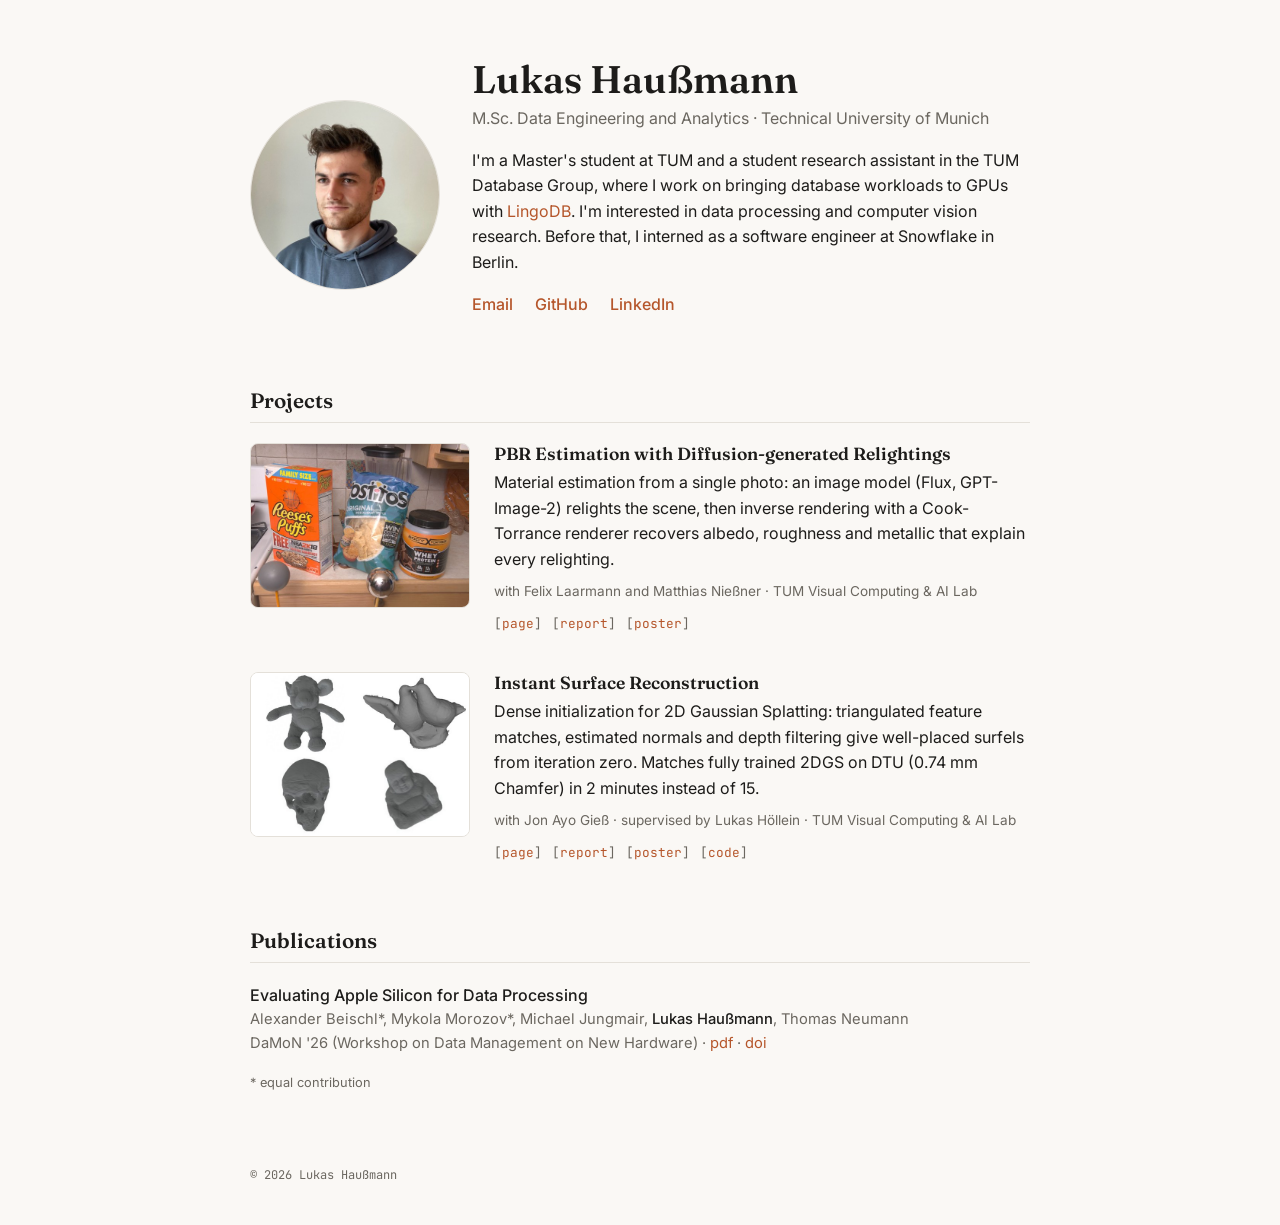
<file: index.html>
<!doctype html>
<html lang="en">
<head>
  <meta charset="utf-8">
  <meta name="viewport" content="width=device-width, initial-scale=1">
  <title>Lukas Haußmann (Haussmann) · TUM</title>
  <meta name="description" content="Lukas Haußmann (Haussmann), M.Sc. Data Engineering and Analytics student at the Technical University of Munich (TUM). Database workloads on GPUs in LingoDB, 3D reconstruction and computer vision projects.">
  <link rel="canonical" href="https://lukashaussmann.github.io/">

  <!-- link previews (LinkedIn, Slack, X, ...) -->
  <meta property="og:type" content="profile">
  <meta property="og:title" content="Lukas Haußmann">
  <meta property="og:description" content="M.Sc. Data Engineering and Analytics student at TUM. Research and projects.">
  <meta property="og:url" content="https://lukashaussmann.github.io/">
  <meta property="og:image" content="https://lukashaussmann.github.io/assets/photo.jpg">
  <meta name="twitter:card" content="summary">

  <!-- structured data: who this page is about -->
  <script type="application/ld+json">
  {
    "@context": "https://schema.org",
    "@type": "Person",
    "name": "Lukas Haußmann",
    "alternateName": "Lukas Haussmann",
    "url": "https://lukashaussmann.github.io/",
    "image": "https://lukashaussmann.github.io/assets/photo.jpg",
    "email": "mailto:lukas.haussmann@tum.de",
    "jobTitle": "Student Research Assistant",
    "affiliation": {
      "@type": "CollegeOrUniversity",
      "name": "Technical University of Munich",
      "alternateName": "TUM",
      "url": "https://www.tum.de"
    },
    "knowsAbout": ["Database systems", "GPU programming", "Performance optimization", "Computer vision", "3D reconstruction", "Gaussian Splatting", "Inverse rendering"],
    "sameAs": [
      "https://github.com/LukasHaussmann",
      "https://www.linkedin.com/in/lukas-haussmann"
    ]
  }
  </script>
  <link rel="preconnect" href="https://fonts.googleapis.com">
  <link rel="preconnect" href="https://fonts.gstatic.com" crossorigin>
  <link href="https://fonts.googleapis.com/css2?family=Fraunces:opsz,wght@9..144,400;9..144,600&family=Inter:wght@400;500&family=JetBrains+Mono:wght@400&display=swap" rel="stylesheet">
  <link rel="stylesheet" href="style.css">
</head>
<body>
  <main>

    <!-- ===== Header ===== -->
    <header class="intro">
      <img class="photo" src="assets/photo.jpg" alt="Lukas Haußmann">
      <div class="bio">
        <h1>Lukas Haußmann</h1>
        <p class="role">M.Sc. Data Engineering and Analytics · Technical University of Munich</p>
        <p>
          I'm a Master's student at TUM and a student research assistant in
          the TUM Database Group, where I work on bringing database workloads
          to GPUs with <a href="https://www.lingo-db.com" target="_blank" rel="noopener">LingoDB</a>. I'm interested in
          data processing and computer vision research. Before that, I interned
          as a software engineer at Snowflake in Berlin.
        </p>
        <p class="links">
          <a href="mailto:lukas.haussmann@tum.de">Email</a>
          <a href="https://github.com/LukasHaussmann" target="_blank" rel="noopener">GitHub</a>
          <a href="https://www.linkedin.com/in/lukas-haussmann" target="_blank" rel="noopener">LinkedIn</a>
        </p>
      </div>
    </header>

    <!-- ===== Projects ===== -->
    <section>
      <h2>Projects</h2>
      <div class="projects">
        <!-- Copy one <article> per project. The second <img> appears on hover. -->
        <article class="project">
          <div class="teaser">
            <img src="assets/pbr-input.jpg" alt="Photo of snacks on a kitchen counter">
            <img src="assets/pbr-albedo.jpg" alt="Estimated albedo of the same scene" class="hover">
          </div>
          <div>
            <h3><a class="title-link" href="projects/pbr-from-relightings/">PBR Estimation with Diffusion-generated Relightings</a></h3>
            <p>Material estimation from a single photo: an image model (Flux, GPT-Image-2) relights the scene, then inverse rendering with a Cook-Torrance renderer recovers albedo, roughness and metallic that explain every relighting.</p>
            <p class="meta">with Felix Laarmann and Matthias Nießner · TUM Visual Computing &amp; AI Lab</p>
            <p class="tags"><a href="projects/pbr-from-relightings/">page</a><a href="assets/pbr-relightings-report.pdf" target="_blank" rel="noopener">report</a><a href="assets/pbr-relightings-poster.pdf" target="_blank" rel="noopener">poster</a></p>
          </div>
        </article>

        <article class="project">
          <div class="teaser">
            <img src="assets/isr-meshes.jpg" alt="Four DTU meshes reconstructed by our method: teddy bear, birds, skull, Buddha">
          </div>
          <div>
            <h3><a class="title-link" href="projects/instant-surface-reconstruction/">Instant Surface Reconstruction</a></h3>
            <p>Dense initialization for 2D Gaussian Splatting: triangulated feature matches, estimated normals and depth filtering give well-placed surfels from iteration zero. Matches fully trained 2DGS on DTU (0.74 mm Chamfer) in 2 minutes instead of 15.</p>
            <p class="meta">with Jon Ayo Gieß · supervised by Lukas Höllein · TUM Visual Computing &amp; AI Lab</p>
            <p class="tags"><a href="projects/instant-surface-reconstruction/">page</a><a href="assets/instant-surface-reconstruction-report.pdf" target="_blank" rel="noopener">report</a><a href="assets/instant-surface-reconstruction-poster.pdf" target="_blank" rel="noopener">poster</a><a href="https://github.com/LukasHaussmann/2d-gaussian-splatting/tree/old_initialization" target="_blank" rel="noopener">code</a></p>
          </div>
        </article>
      </div>
    </section>

    <!-- ===== Publications ===== -->
    <section>
      <h2>Publications</h2>
      <ul class="pubs">
        <li>
          <span class="pub-title">Evaluating Apple Silicon for Data Processing</span>
          <span class="authors">Alexander Beischl*, Mykola Morozov*, Michael Jungmair, <b>Lukas Haußmann</b>, Thomas Neumann</span>
          <span class="venue">DaMoN '26 (Workshop on Data Management on New Hardware) · <a href="https://db.in.tum.de/~beischl/papers/Evaluating_Apple_Silicon_for_Data_Processing.pdf" target="_blank" rel="noopener">pdf</a> · <a href="https://doi.org/10.1145/3789237.3809127" target="_blank" rel="noopener">doi</a></span>
        </li>
      </ul>
      <p class="note">* equal contribution</p>
    </section>

    <footer class="mono">© 2026 Lukas Haußmann</footer>
  </main>
</body>
</html>
</file>
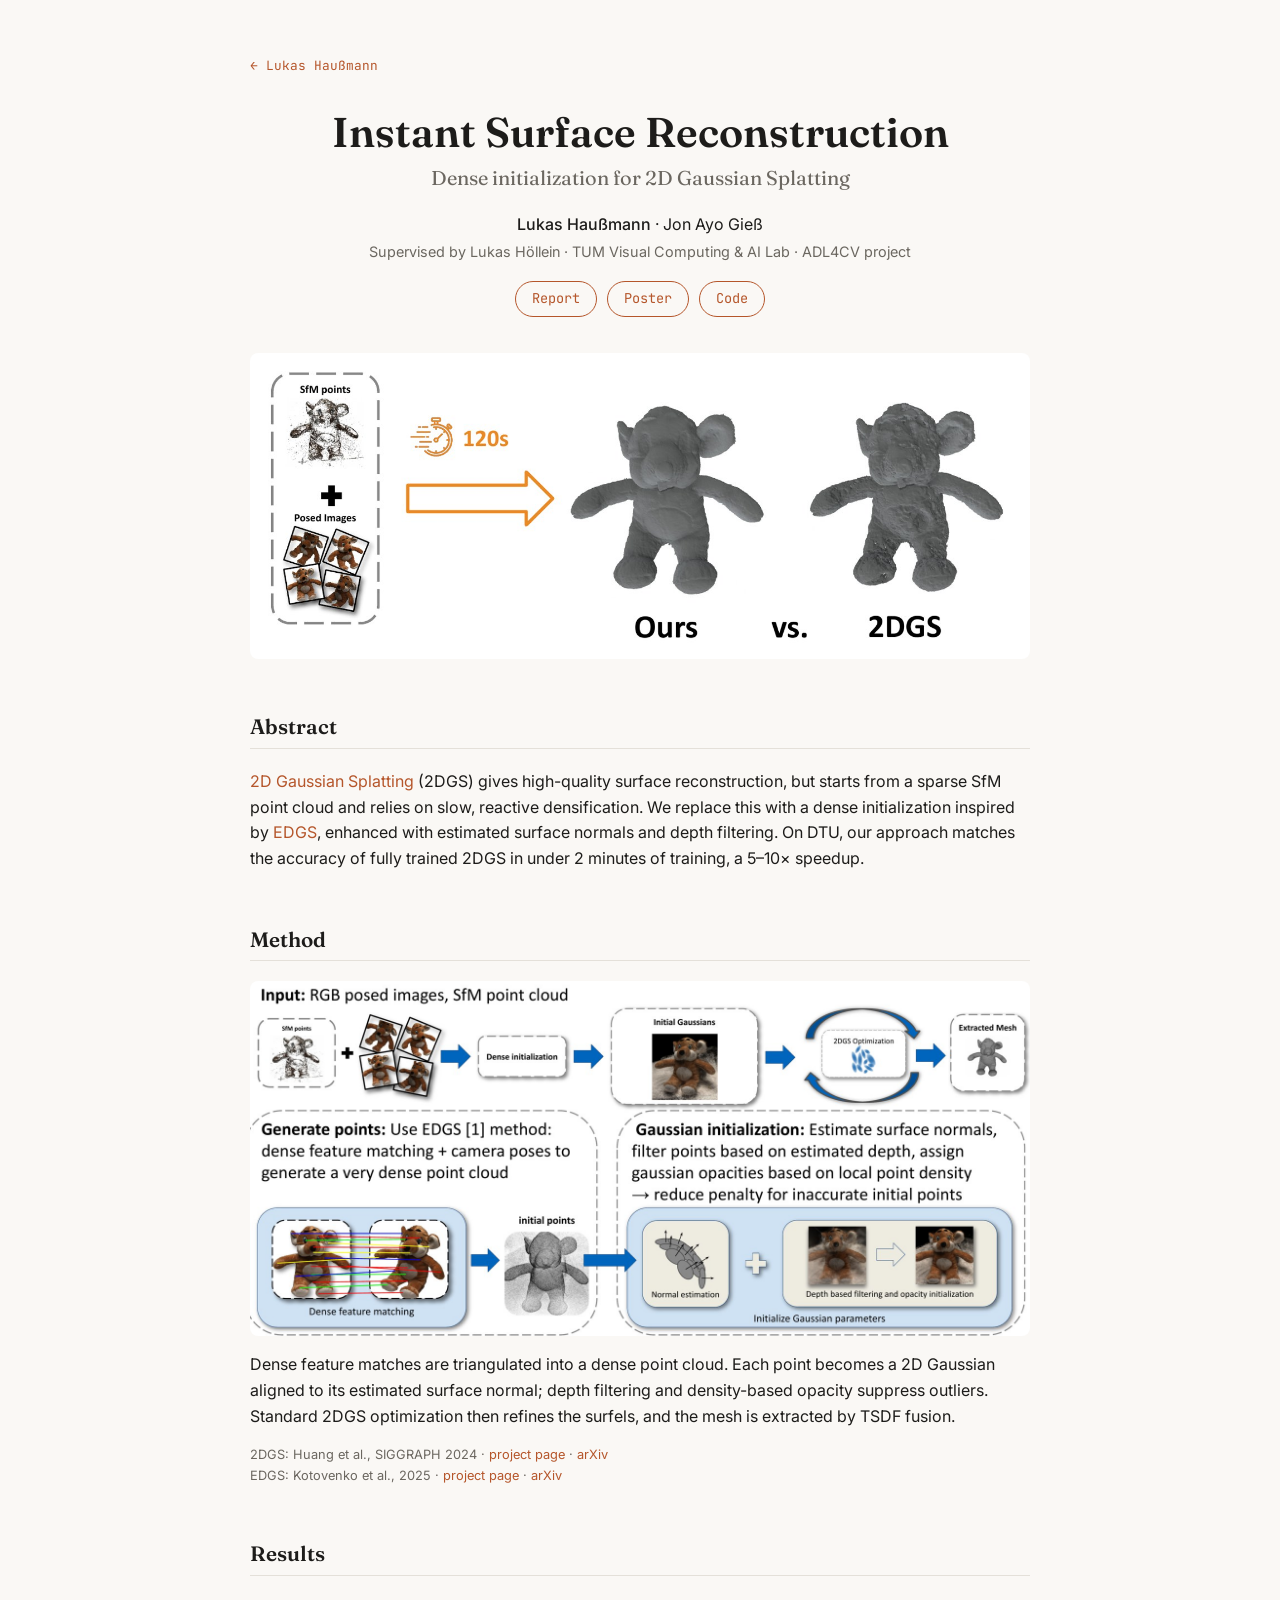
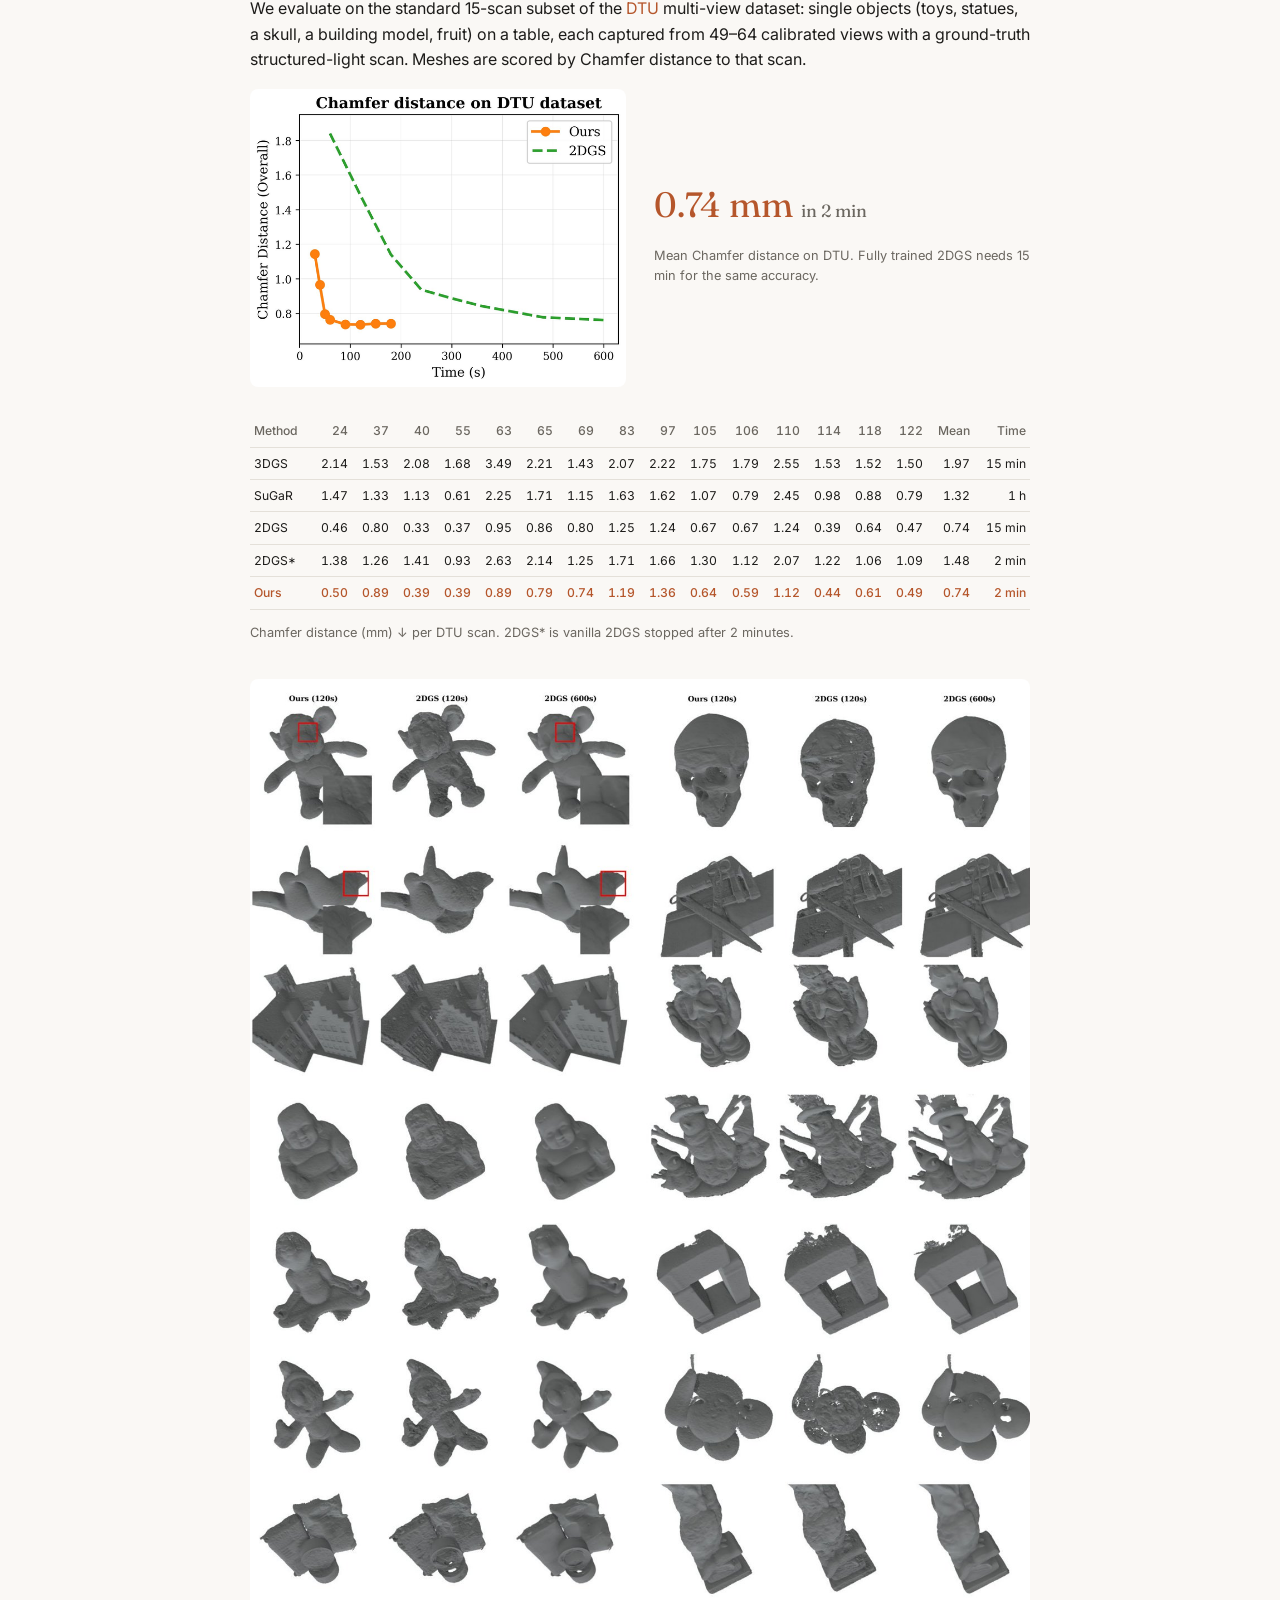
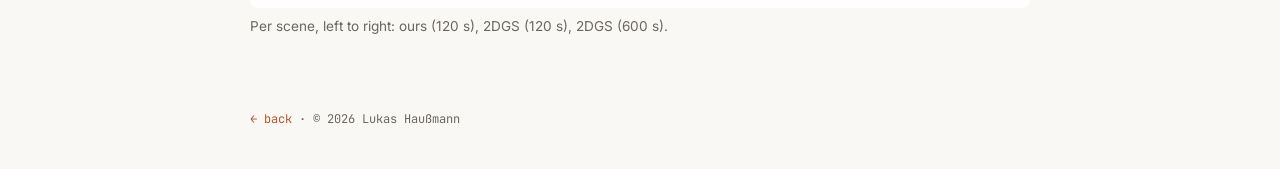
<file: projects/instant-surface-reconstruction/index.html>
<!doctype html>
<html lang="en">
<head>
  <meta charset="utf-8">
  <meta name="viewport" content="width=device-width, initial-scale=1">
  <title>Instant Surface Reconstruction · Lukas Haußmann</title>
  <meta name="description" content="Instant Surface Reconstruction by Lukas Haußmann (Haussmann) and Jon Ayo Gieß, TUM: dense initialization for 2D Gaussian Splatting gives 2DGS-quality meshes on DTU in 2 minutes instead of 15.">
  <link rel="canonical" href="https://lukashaussmann.github.io/projects/instant-surface-reconstruction/">

  <meta property="og:type" content="article">
  <meta property="og:title" content="Instant Surface Reconstruction">
  <meta property="og:description" content="Dense initialization for 2D Gaussian Splatting: 2DGS-quality meshes on DTU in 2 minutes instead of 15.">
  <meta property="og:url" content="https://lukashaussmann.github.io/projects/instant-surface-reconstruction/">
  <meta property="og:image" content="https://lukashaussmann.github.io/projects/instant-surface-reconstruction/img/teaser.jpg">
  <meta name="twitter:card" content="summary_large_image">

  <script type="application/ld+json">
  {
    "@context": "https://schema.org",
    "@type": "CreativeWork",
    "name": "Instant Surface Reconstruction",
    "description": "Dense initialization for 2D Gaussian Splatting for fast surface reconstruction.",
    "url": "https://lukashaussmann.github.io/projects/instant-surface-reconstruction/",
    "image": "https://lukashaussmann.github.io/projects/instant-surface-reconstruction/img/teaser.jpg",
    "author": [
      {"@type": "Person", "name": "Lukas Haußmann", "alternateName": "Lukas Haussmann", "url": "https://lukashaussmann.github.io/"},
      {"@type": "Person", "name": "Jon Ayo Gieß"}
    ],
    "sourceOrganization": {"@type": "Organization", "name": "TUM Visual Computing & Artificial Intelligence Lab"}
  }
  </script>
  <link rel="preconnect" href="https://fonts.googleapis.com">
  <link rel="preconnect" href="https://fonts.gstatic.com" crossorigin>
  <link href="https://fonts.googleapis.com/css2?family=Fraunces:opsz,wght@9..144,400;9..144,600&family=Inter:wght@400;500&family=JetBrains+Mono:wght@400&display=swap" rel="stylesheet">
  <link rel="stylesheet" href="../../style.css">
</head>
<body>
  <main class="project-page">
    <p class="back mono"><a href="../../">← Lukas Haußmann</a></p>

    <header class="pp-head">
      <h1>Instant Surface Reconstruction</h1>
      <p class="pp-sub">Dense initialization for 2D Gaussian Splatting</p>
      <p class="pp-authors"><b>Lukas Haußmann</b> · Jon Ayo Gieß</p>
      <p class="pp-affil">Supervised by Lukas Höllein · TUM Visual Computing &amp; AI Lab · ADL4CV project</p>
      <p class="pp-links">
        <a class="btn" href="../../assets/instant-surface-reconstruction-report.pdf" target="_blank" rel="noopener">Report</a>
        <a class="btn" href="../../assets/instant-surface-reconstruction-poster.pdf" target="_blank" rel="noopener">Poster</a>
        <a class="btn" href="https://github.com/LukasHaussmann/2d-gaussian-splatting/tree/old_initialization" target="_blank" rel="noopener">Code</a>
      </p>
    </header>

    <figure class="teaser-fig">
      <img class="wide" src="img/teaser.jpg" alt="From SfM points and posed images, after 120 s our mesh is smooth while 2DGS is still noisy">
    </figure>

    <section>
      <h2>Abstract</h2>
      <p>
        <a href="https://surfsplatting.github.io/" target="_blank" rel="noopener">2D Gaussian Splatting</a> (2DGS) gives high-quality surface reconstruction,
        but starts from a sparse SfM point cloud and relies on slow, reactive
        densification. We replace this with a dense initialization inspired by
        <a href="https://compvis.github.io/EDGS/" target="_blank" rel="noopener">EDGS</a>, enhanced with estimated surface normals and depth filtering. On
        DTU, our approach matches the accuracy of fully trained 2DGS in under
        2 minutes of training, a 5–10× speedup.
      </p>
    </section>

    <section>
      <h2>Method</h2>
      <figure>
        <img class="wide" src="img/method.jpg" alt="Pipeline: SfM points and posed images, dense initialization, initial Gaussians, 2DGS optimization, extracted mesh">
      </figure>
      <p>
        Dense feature matches are triangulated into a dense point cloud. Each
        point becomes a 2D Gaussian aligned to its estimated surface normal;
        depth filtering and density-based opacity suppress outliers. Standard
        2DGS optimization then refines the surfels, and the mesh is extracted
        by TSDF fusion.
      </p>
      <p class="note">
        2DGS: Huang et al., SIGGRAPH 2024 ·
        <a href="https://surfsplatting.github.io/" target="_blank" rel="noopener">project page</a> ·
        <a href="https://arxiv.org/abs/2403.17888" target="_blank" rel="noopener">arXiv</a><br>
        EDGS: Kotovenko et al., 2025 ·
        <a href="https://compvis.github.io/EDGS/" target="_blank" rel="noopener">project page</a> ·
        <a href="https://arxiv.org/abs/2504.13204" target="_blank" rel="noopener">arXiv</a>
      </p>
    </section>

    <section>
      <h2>Results</h2>
      <p>
        We evaluate on the standard 15-scan subset of the
        <a href="https://roboimagedata.compute.dtu.dk/?page_id=36" target="_blank" rel="noopener">DTU</a>
        multi-view dataset: single objects (toys, statues, a skull, a building
        model, fruit) on a table, each captured from 49–64 calibrated views
        with a ground-truth structured-light scan. Meshes are scored by Chamfer
        distance to that scan.
      </p>

      <div class="split">
        <figure>
          <img src="img/convergence.png" alt="Chamfer distance over training time on DTU: ours converges in about 60 s, 2DGS needs about 600 s">
        </figure>
        <div>
          <p class="big-num">0.74 mm <span>in 2 min</span></p>
          <p class="note">Mean Chamfer distance on DTU. Fully trained 2DGS needs 15 min for the same accuracy.</p>
        </div>
      </div>

      <div class="table-wrap">
        <table class="results">
          <thead>
            <tr><th>Method</th><th>24</th><th>37</th><th>40</th><th>55</th><th>63</th><th>65</th><th>69</th><th>83</th><th>97</th><th>105</th><th>106</th><th>110</th><th>114</th><th>118</th><th>122</th><th>Mean</th><th>Time</th></tr>
          </thead>
          <tbody>
            <tr><td>3DGS</td><td>2.14</td><td>1.53</td><td>2.08</td><td>1.68</td><td>3.49</td><td>2.21</td><td>1.43</td><td>2.07</td><td>2.22</td><td>1.75</td><td>1.79</td><td>2.55</td><td>1.53</td><td>1.52</td><td>1.50</td><td>1.97</td><td>15 min</td></tr>
            <tr><td>SuGaR</td><td>1.47</td><td>1.33</td><td>1.13</td><td>0.61</td><td>2.25</td><td>1.71</td><td>1.15</td><td>1.63</td><td>1.62</td><td>1.07</td><td>0.79</td><td>2.45</td><td>0.98</td><td>0.88</td><td>0.79</td><td>1.32</td><td>1 h</td></tr>
            <tr><td>2DGS</td><td>0.46</td><td>0.80</td><td>0.33</td><td>0.37</td><td>0.95</td><td>0.86</td><td>0.80</td><td>1.25</td><td>1.24</td><td>0.67</td><td>0.67</td><td>1.24</td><td>0.39</td><td>0.64</td><td>0.47</td><td>0.74</td><td>15 min</td></tr>
            <tr><td>2DGS*</td><td>1.38</td><td>1.26</td><td>1.41</td><td>0.93</td><td>2.63</td><td>2.14</td><td>1.25</td><td>1.71</td><td>1.66</td><td>1.30</td><td>1.12</td><td>2.07</td><td>1.22</td><td>1.06</td><td>1.09</td><td>1.48</td><td>2 min</td></tr>
            <tr class="ours"><td>Ours</td><td>0.50</td><td>0.89</td><td>0.39</td><td>0.39</td><td>0.89</td><td>0.79</td><td>0.74</td><td>1.19</td><td>1.36</td><td>0.64</td><td>0.59</td><td>1.12</td><td>0.44</td><td>0.61</td><td>0.49</td><td>0.74</td><td>2 min</td></tr>
          </tbody>
        </table>
      </div>
      <p class="note">Chamfer distance (mm) ↓ per DTU scan. 2DGS* is vanilla 2DGS stopped after 2 minutes.</p>


      <figure class="qual">
        <img class="wide" src="img/qualitative.jpg" alt="Grid of DTU meshes: ours at 120 s, 2DGS at 120 s, 2DGS at 600 s">
        <figcaption>Per scene, left to right: ours (120 s), 2DGS (120 s), 2DGS (600 s).</figcaption>
      </figure>
    </section>

    <footer class="mono"><a href="../../">← back</a> · © 2026 Lukas Haußmann</footer>
  </main>
</body>
</html>
</file>
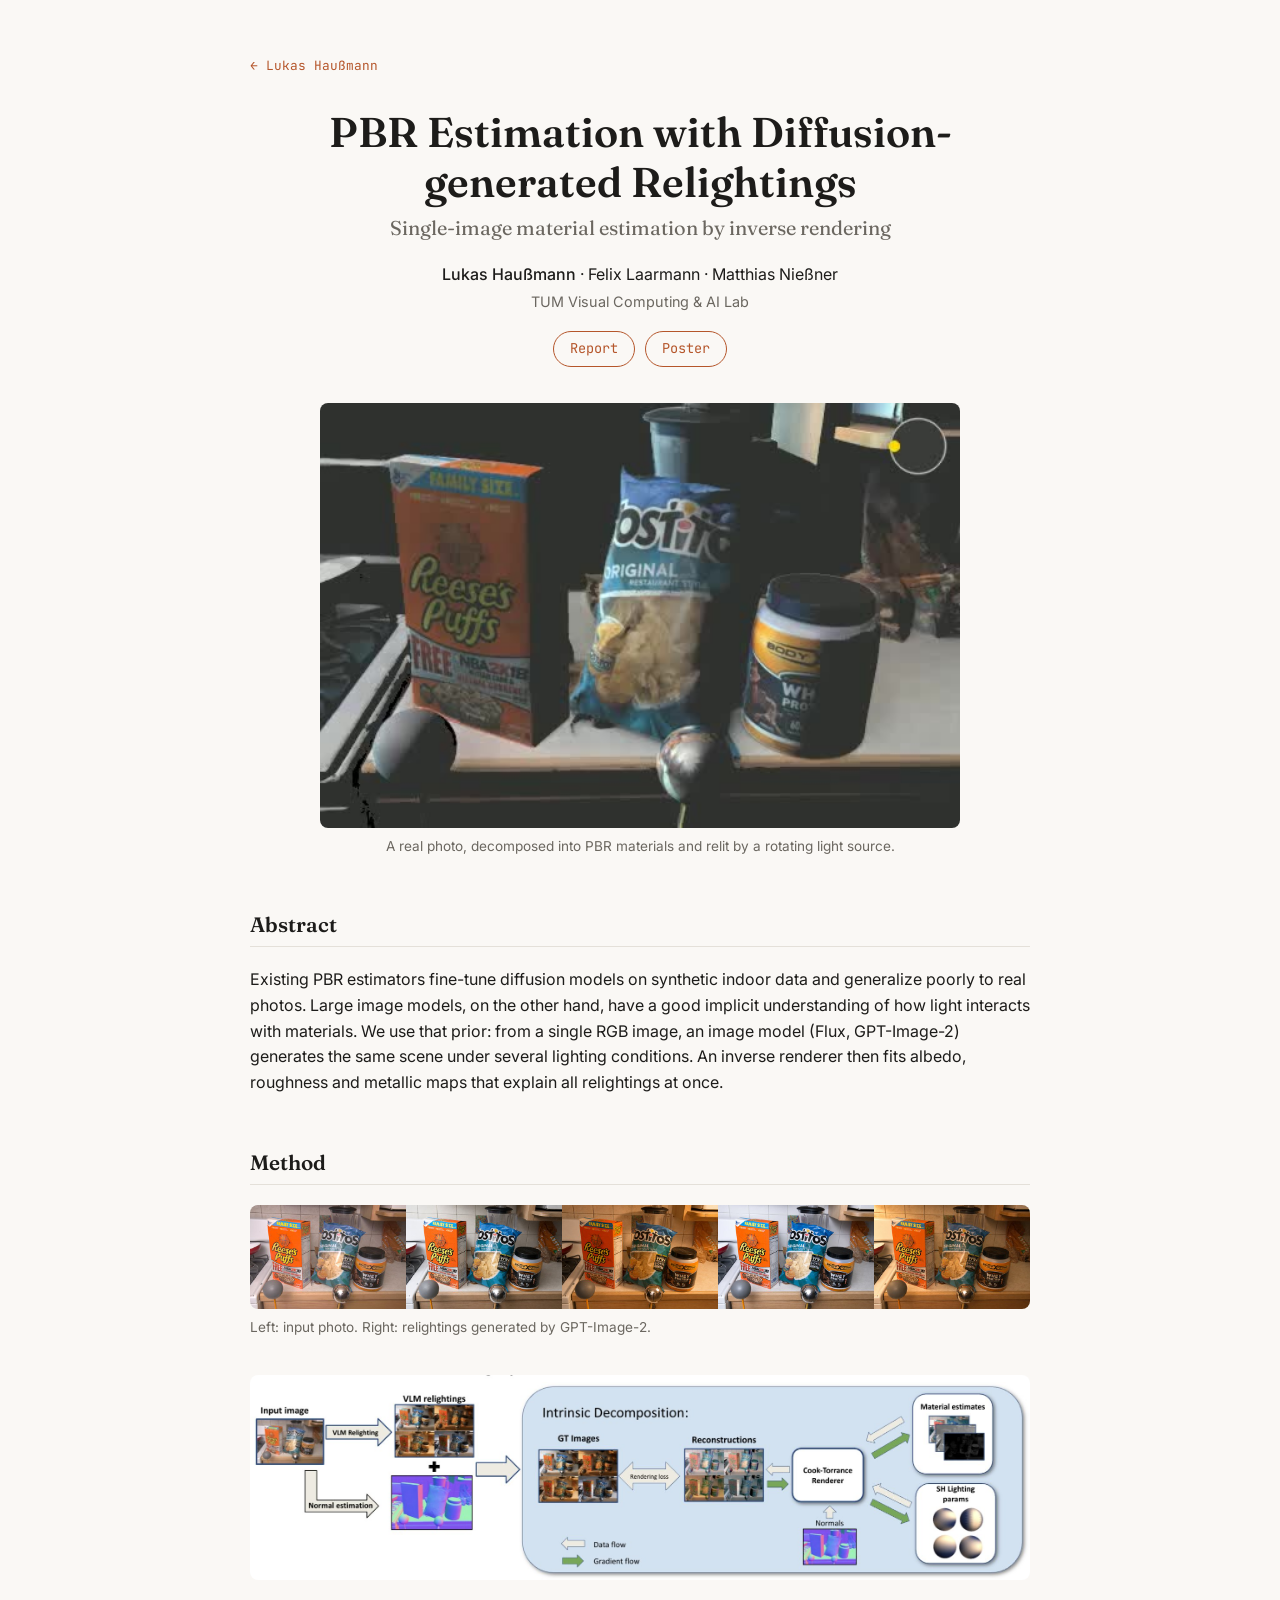
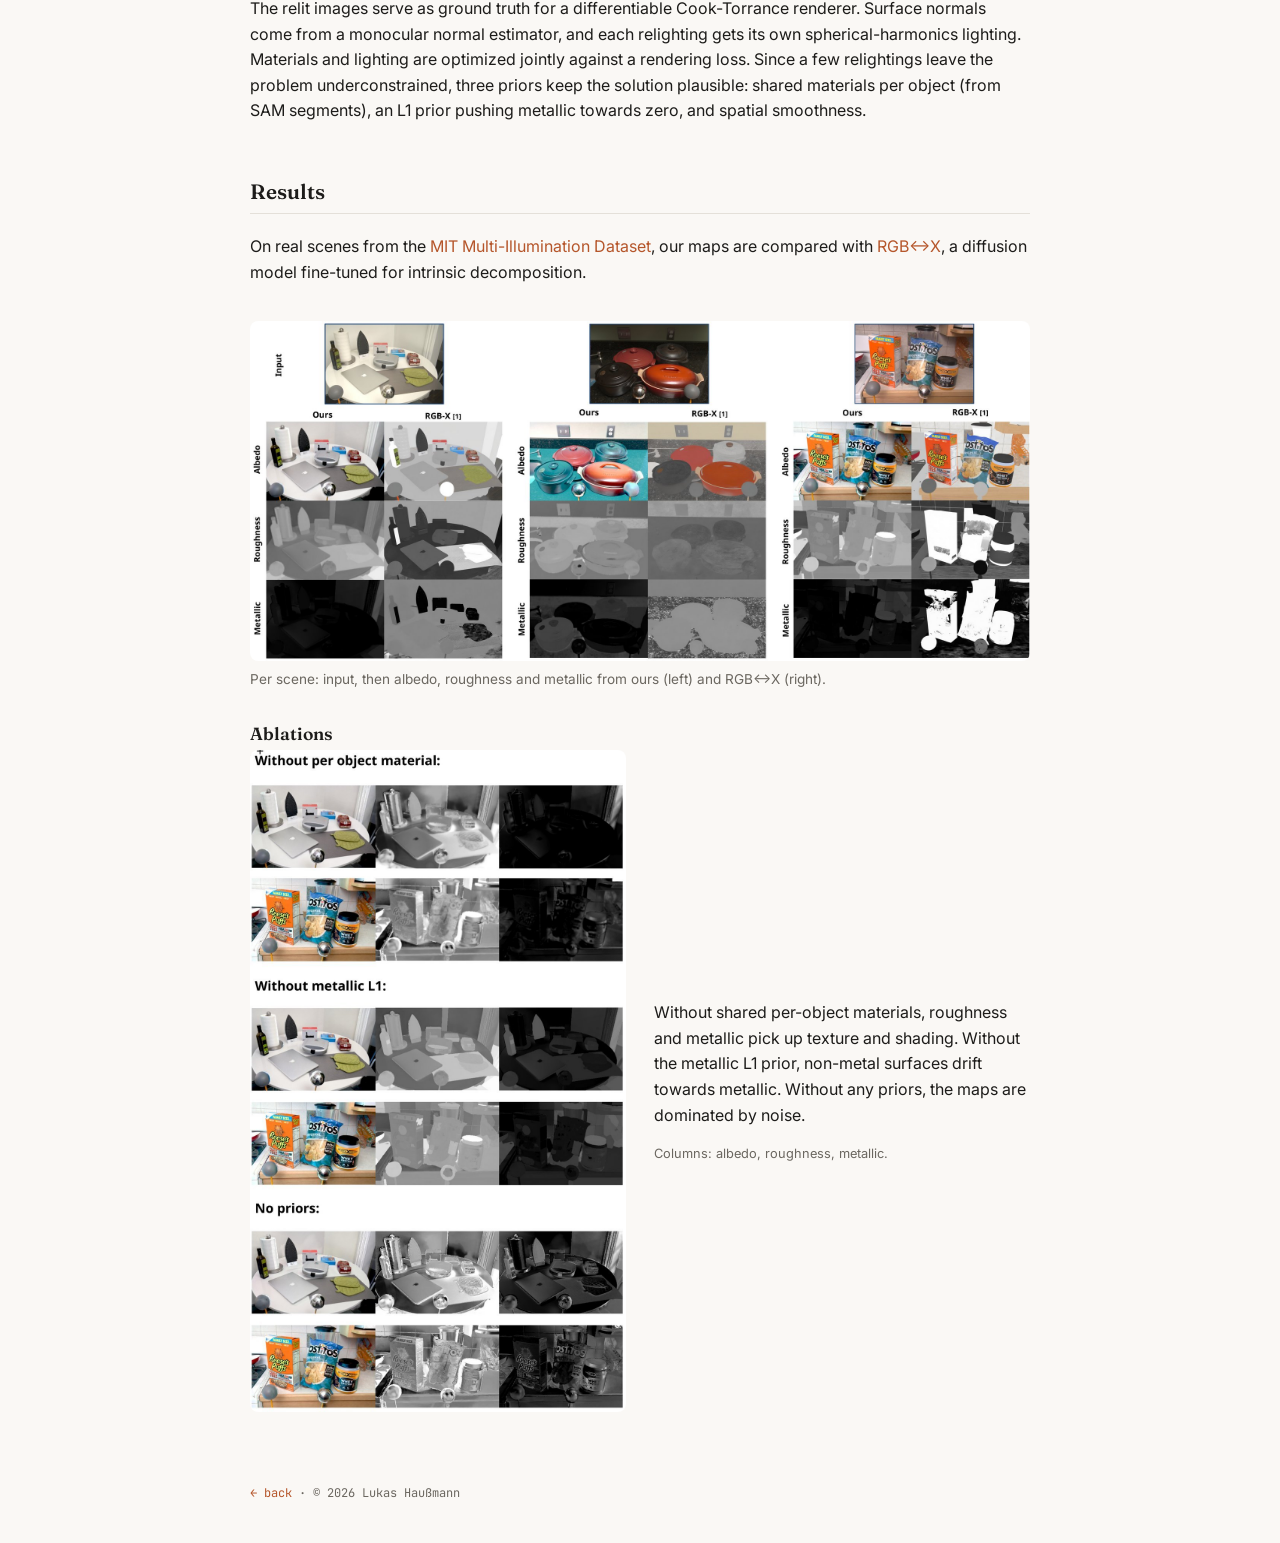
<file: projects/pbr-from-relightings/index.html>
<!doctype html>
<html lang="en">
<head>
  <meta charset="utf-8">
  <meta name="viewport" content="width=device-width, initial-scale=1">
  <title>PBR Estimation with Diffusion-generated Relightings · Lukas Haußmann</title>
  <meta name="description" content="PBR Estimation with Diffusion-generated Relightings by Lukas Haußmann (Haussmann), Felix Laarmann and Matthias Nießner, TUM: image models relight a single photo, inverse rendering recovers albedo, roughness and metallic.">
  <link rel="canonical" href="https://lukashaussmann.github.io/projects/pbr-from-relightings/">

  <meta property="og:type" content="article">
  <meta property="og:title" content="PBR Estimation with Diffusion-generated Relightings">
  <meta property="og:description" content="Relight a single photo with an image model, then recover albedo, roughness and metallic by inverse rendering.">
  <meta property="og:url" content="https://lukashaussmann.github.io/projects/pbr-from-relightings/">
  <meta property="og:image" content="https://lukashaussmann.github.io/projects/pbr-from-relightings/img/teaser.jpg">
  <meta name="twitter:card" content="summary_large_image">

  <script type="application/ld+json">
  {
    "@context": "https://schema.org",
    "@type": "CreativeWork",
    "name": "PBR Estimation with Diffusion-generated Relightings",
    "description": "Single-image PBR material estimation from image-model relightings and inverse rendering.",
    "url": "https://lukashaussmann.github.io/projects/pbr-from-relightings/",
    "image": "https://lukashaussmann.github.io/projects/pbr-from-relightings/img/teaser.jpg",
    "author": [
      {"@type": "Person", "name": "Lukas Haußmann", "alternateName": "Lukas Haussmann", "url": "https://lukashaussmann.github.io/"},
      {"@type": "Person", "name": "Felix Laarmann"},
      {"@type": "Person", "name": "Matthias Nießner"}
    ],
    "sourceOrganization": {"@type": "Organization", "name": "TUM Visual Computing & Artificial Intelligence Lab"}
  }
  </script>
  <link rel="preconnect" href="https://fonts.googleapis.com">
  <link rel="preconnect" href="https://fonts.gstatic.com" crossorigin>
  <link href="https://fonts.googleapis.com/css2?family=Fraunces:opsz,wght@9..144,400;9..144,600&family=Inter:wght@400;500&family=JetBrains+Mono:wght@400&display=swap" rel="stylesheet">
  <link rel="stylesheet" href="../../style.css">
</head>
<body>
  <main class="project-page">
    <p class="back mono"><a href="../../">← Lukas Haußmann</a></p>

    <header class="pp-head">
      <h1>PBR Estimation with Diffusion-generated Relightings</h1>
      <p class="pp-sub">Single-image material estimation by inverse rendering</p>
      <p class="pp-authors"><b>Lukas Haußmann</b> · Felix Laarmann · Matthias Nießner</p>
      <p class="pp-affil">TUM Visual Computing &amp; AI Lab</p>
      <p class="pp-links">
        <a class="btn" href="../../assets/pbr-relightings-report.pdf" target="_blank" rel="noopener">Report</a>
        <a class="btn" href="../../assets/pbr-relightings-poster.pdf" target="_blank" rel="noopener">Poster</a>
      </p>
    </header>

    <figure class="teaser-fig">
      <video class="wide narrow" src="img/relight.mp4" poster="img/relight-poster.jpg" autoplay muted loop playsinline></video>
      <figcaption>A real photo, decomposed into PBR materials and relit by a rotating light source.</figcaption>
    </figure>

    <section>
      <h2>Abstract</h2>
      <p>
        Existing PBR estimators fine-tune diffusion models on synthetic indoor
        data and generalize poorly to real photos. Large image models, on the
        other hand, have a good implicit understanding of how light interacts
        with materials. We use that prior: from a single RGB image, an image
        model (Flux, GPT-Image-2) generates the same scene under several
        lighting conditions. An inverse renderer then fits albedo, roughness
        and metallic maps that explain all relightings at once.
      </p>
    </section>

    <section>
      <h2>Method</h2>
      <figure>
        <img class="wide" src="img/teaser.jpg" alt="A kitchen counter photo followed by four GPT-Image-2 relightings of the same scene">
        <figcaption>Left: input photo. Right: relightings generated by GPT-Image-2.</figcaption>
      </figure>
      <figure class="qual">
        <img class="wide" src="img/method.jpg" alt="Pipeline: input image is relit by a VLM and passed to normal estimation; a Cook-Torrance renderer with SH lighting reconstructs the relightings and gradients update materials and lighting">
      </figure>
      <p>
        The relit images serve as ground truth for a differentiable
        Cook-Torrance renderer. Surface normals come from a monocular normal
        estimator, and each relighting gets its own spherical-harmonics
        lighting. Materials and lighting are optimized jointly against a
        rendering loss. Since a few relightings leave the problem
        underconstrained, three priors keep the solution plausible: shared
        materials per object (from SAM segments), an L1 prior pushing
        metallic towards zero, and spatial smoothness.
      </p>
    </section>

    <section>
      <h2>Results</h2>
      <p>
        On real scenes from the
        <a href="https://data.csail.mit.edu/multilum/" target="_blank" rel="noopener">MIT Multi-Illumination Dataset</a>,
        our maps are compared with
        <a href="https://zheng95z.github.io/publications/rgbx24" target="_blank" rel="noopener">RGB↔X</a>,
        a diffusion model fine-tuned for intrinsic decomposition.
      </p>
      <figure class="qual">
        <img class="wide" src="img/results.jpg" alt="Three scenes, each with albedo, roughness and metallic maps from our method and from RGB-X">
        <figcaption>Per scene: input, then albedo, roughness and metallic from ours (left) and RGB↔X (right).</figcaption>
      </figure>

      <h3>Ablations</h3>
      <div class="split">
        <figure>
          <img src="img/ablations.jpg" alt="Albedo, roughness and metallic maps without per-object materials, without the metallic L1 prior, and without any priors">
        </figure>
        <div>
          <p>
            Without shared per-object materials, roughness and metallic pick
            up texture and shading. Without the metallic L1 prior, non-metal
            surfaces drift towards metallic. Without any priors, the maps
            are dominated by noise.
          </p>
          <p class="note">Columns: albedo, roughness, metallic.</p>
        </div>
      </div>
    </section>

    <footer class="mono"><a href="../../">← back</a> · © 2026 Lukas Haußmann</footer>
  </main>
</body>
</html>
</file>
<file: style.css>
:root {
  --bg: #faf8f5;
  --fg: #1d1c1a;
  --muted: #6b6760;
  --line: #e4e0d9;
  --accent: #b5562b;      /* copper */
  --card: #ffffff;
}
@media (prefers-color-scheme: dark) {
  :root {
    --bg: #161514;
    --fg: #ebe7e1;
    --muted: #9a958d;
    --line: #2c2a27;
    --accent: #e08a5c;
    --card: #1e1d1b;
  }
}

* { box-sizing: border-box; }

body {
  margin: 0;
  background: var(--bg);
  color: var(--fg);
  font: 16px/1.6 Inter, system-ui, sans-serif;
}

main {
  max-width: 820px;
  margin: 0 auto;
  padding: 56px 20px 40px;
}

a { color: var(--accent); text-decoration: none; }
a:hover { text-decoration: underline; }

h1, h2, h3 { font-family: Fraunces, Georgia, serif; font-weight: 600; line-height: 1.2; }
h1 { font-size: 2.4rem; margin: 0 0 4px; }
h2 {
  font-size: 1.3rem;
  margin: 56px 0 20px;
  padding-bottom: 8px;
  border-bottom: 1px solid var(--line);
}
h3 { font-size: 1.1rem; margin: 0 0 6px; }
.title-link { color: inherit; }

.mono { font-family: "JetBrains Mono", ui-monospace, monospace; }

/* ----- header ----- */
.intro {
  display: grid;
  grid-template-columns: 190px 1fr;
  gap: 32px;
  align-items: center;
}
.photo {
  width: 190px; height: 190px;
  border-radius: 50%;
  object-fit: cover;
  border: 1px solid var(--line);
}
.role { color: var(--muted); margin: 0 0 14px; }
.links a { margin-right: 18px; font-weight: 500; }

/* ----- projects ----- */
.projects { display: grid; gap: 28px; }
.project {
  display: grid;
  grid-template-columns: 220px 1fr;
  gap: 24px;
  align-items: start;
}
.project p { margin: 0 0 8px; }
.project .meta { color: var(--muted); font-size: 0.85rem; }
.teaser {
  position: relative;
  aspect-ratio: 4 / 3;
  border-radius: 8px;
  overflow: hidden;
  background: var(--card);
  border: 1px solid var(--line);
}
.teaser img {
  position: absolute; inset: 0;
  width: 100%; height: 100%;
  object-fit: cover;
  transition: opacity .35s ease;
}
.teaser img.hover { opacity: 0; }
.project:hover .teaser img.hover { opacity: 1; }
.tags a {
  font-family: "JetBrains Mono", ui-monospace, monospace;
  font-size: 0.8rem;
  margin-right: 10px;
}
.tags a::before { content: "["; color: var(--muted); }
.tags a::after  { content: "]"; color: var(--muted); }

/* ----- publications ----- */
.pubs { list-style: none; padding: 0; margin: 0; }
.pubs li { margin-bottom: 18px; }
.pubs span { display: block; }
.pub-title { font-weight: 500; }
.authors, .venue { color: var(--muted); font-size: 0.92rem; }
.authors b { color: var(--fg); font-weight: 500; }
.note { color: var(--muted); font-size: 0.8rem; }

footer { margin-top: 72px; font-size: 0.75rem; color: var(--muted); }

/* ----- phone ----- */
@media (max-width: 640px) {
  main { padding: 32px 16px; }
  .intro, .project { grid-template-columns: 1fr; gap: 16px; }
  .photo { width: 150px; height: 150px; }
}

/* ===== project pages ===== */
.back { font-size: 0.8rem; margin: 0 0 32px; }
.pp-head { text-align: center; }
.pp-head h1 { font-size: 2.6rem; }
.pp-sub { font-family: Fraunces, Georgia, serif; font-size: 1.25rem; color: var(--muted); margin: 0 0 18px; }
.pp-authors { margin: 0; }
.pp-authors b { font-weight: 500; }
.pp-affil { color: var(--muted); font-size: 0.9rem; margin: 2px 0 18px; }
.pp-links { display: flex; gap: 10px; justify-content: center; flex-wrap: wrap; }
.btn {
  font-family: "JetBrains Mono", ui-monospace, monospace;
  font-size: 0.85rem;
  padding: 6px 16px;
  border: 1px solid var(--accent);
  border-radius: 999px;
}
.btn:hover { background: var(--accent); color: var(--bg); text-decoration: none; }

.project-page figure { margin: 0; }
.project-page img, .project-page video { max-width: 100%; display: block; }
.project-page .wide { width: 100%; border-radius: 8px; }
.project-page video.narrow { max-width: 640px; margin: 0 auto; }
.project-page figcaption { color: var(--muted); font-size: 0.85rem; margin-top: 8px; }
.project-page h3 { margin-top: 32px; }

.split { display: grid; grid-template-columns: 1fr 1fr; gap: 28px; align-items: center; }
.split img { border-radius: 8px; background: #fff; }
.big-num { font-family: Fraunces, Georgia, serif; font-size: 2.2rem; margin: 0; color: var(--accent); }
.big-num span { font-size: 1.1rem; color: var(--muted); }

.table-wrap { overflow-x: auto; margin-top: 28px; }
table.results { border-collapse: collapse; font-size: 0.76rem; width: 100%; font-variant-numeric: tabular-nums; }
.results th, .results td { padding: 6px 4px; text-align: right; white-space: nowrap; border-bottom: 1px solid var(--line); }
.results th:first-child, .results td:first-child { text-align: left; }
.results th { color: var(--muted); font-weight: 500; }
.results tr.ours td { font-weight: 500; color: var(--accent); }

.teaser-fig { margin-top: 36px !important; }
.teaser-fig figcaption { text-align: center; }
.qual { margin-top: 36px !important; }

@media (max-width: 640px) {
  .pp-head h1 { font-size: 2rem; }
  .split { grid-template-columns: 1fr; }
}
</file>
